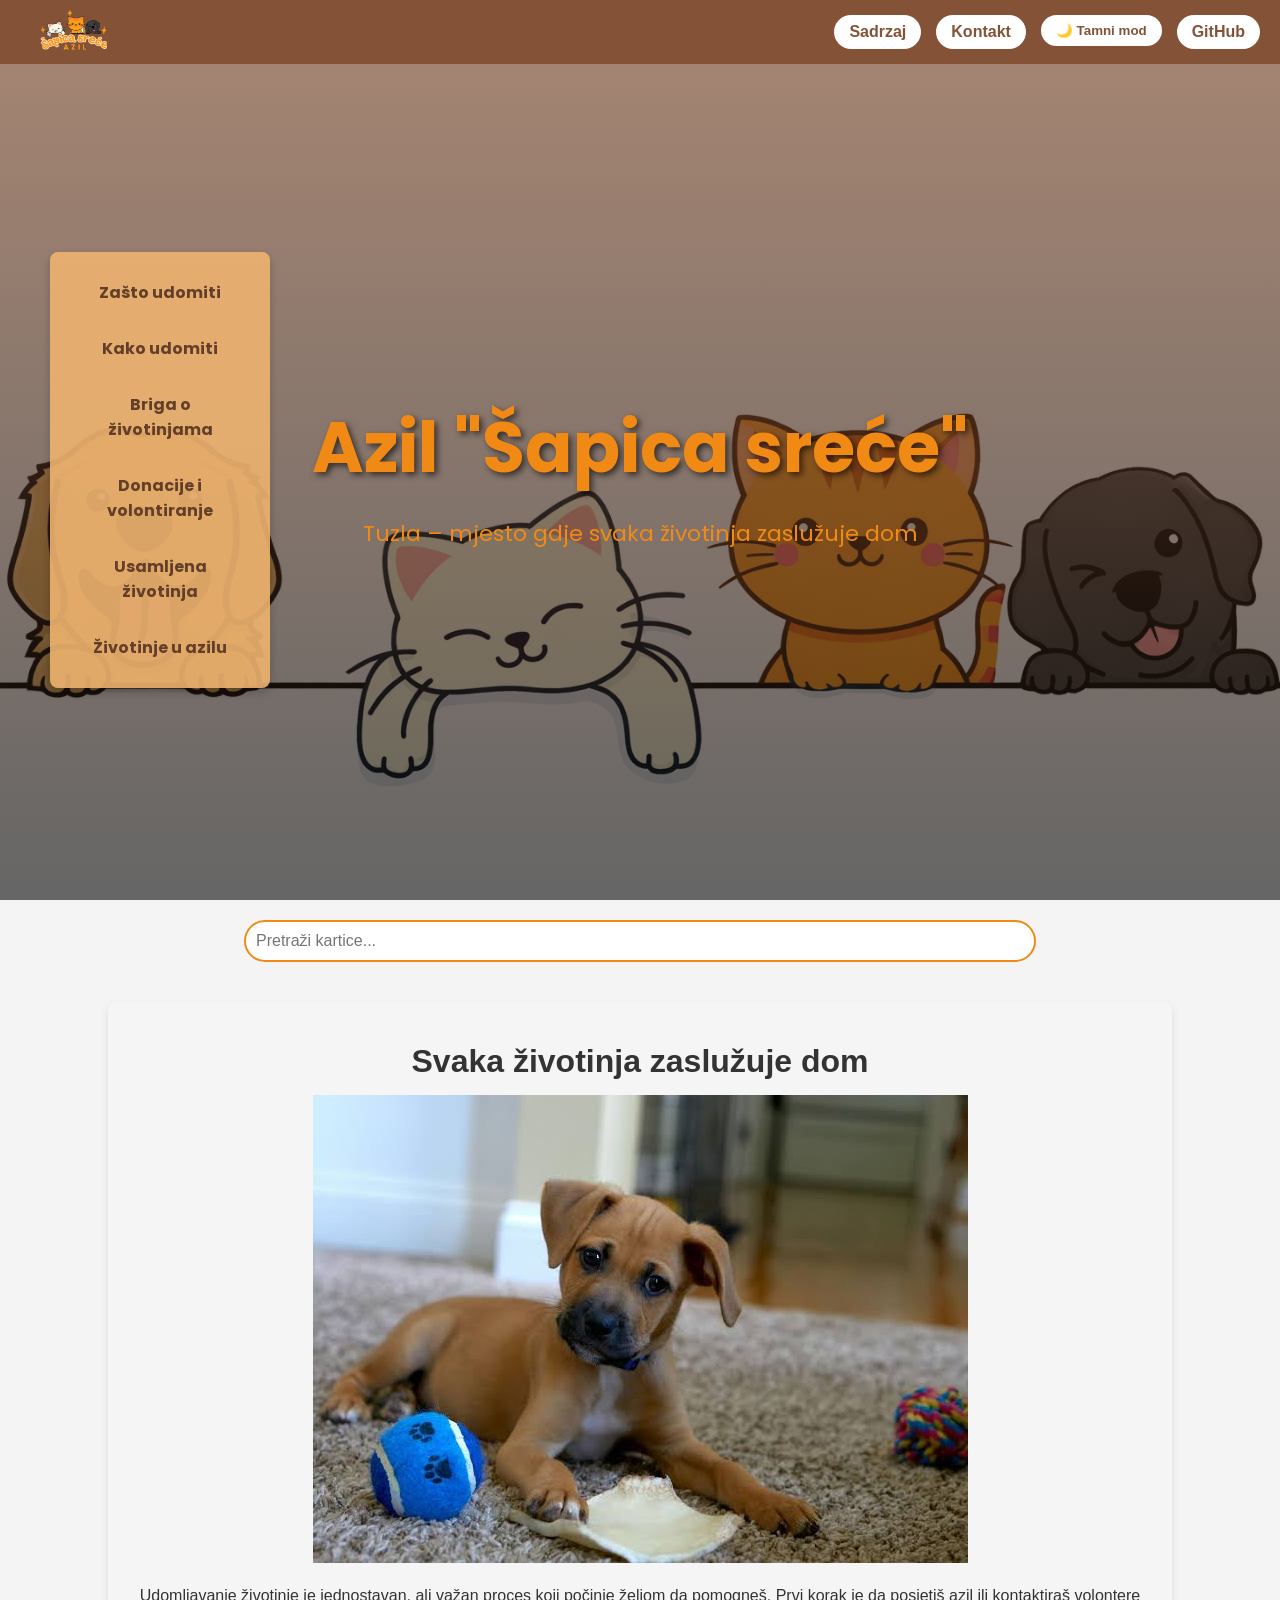
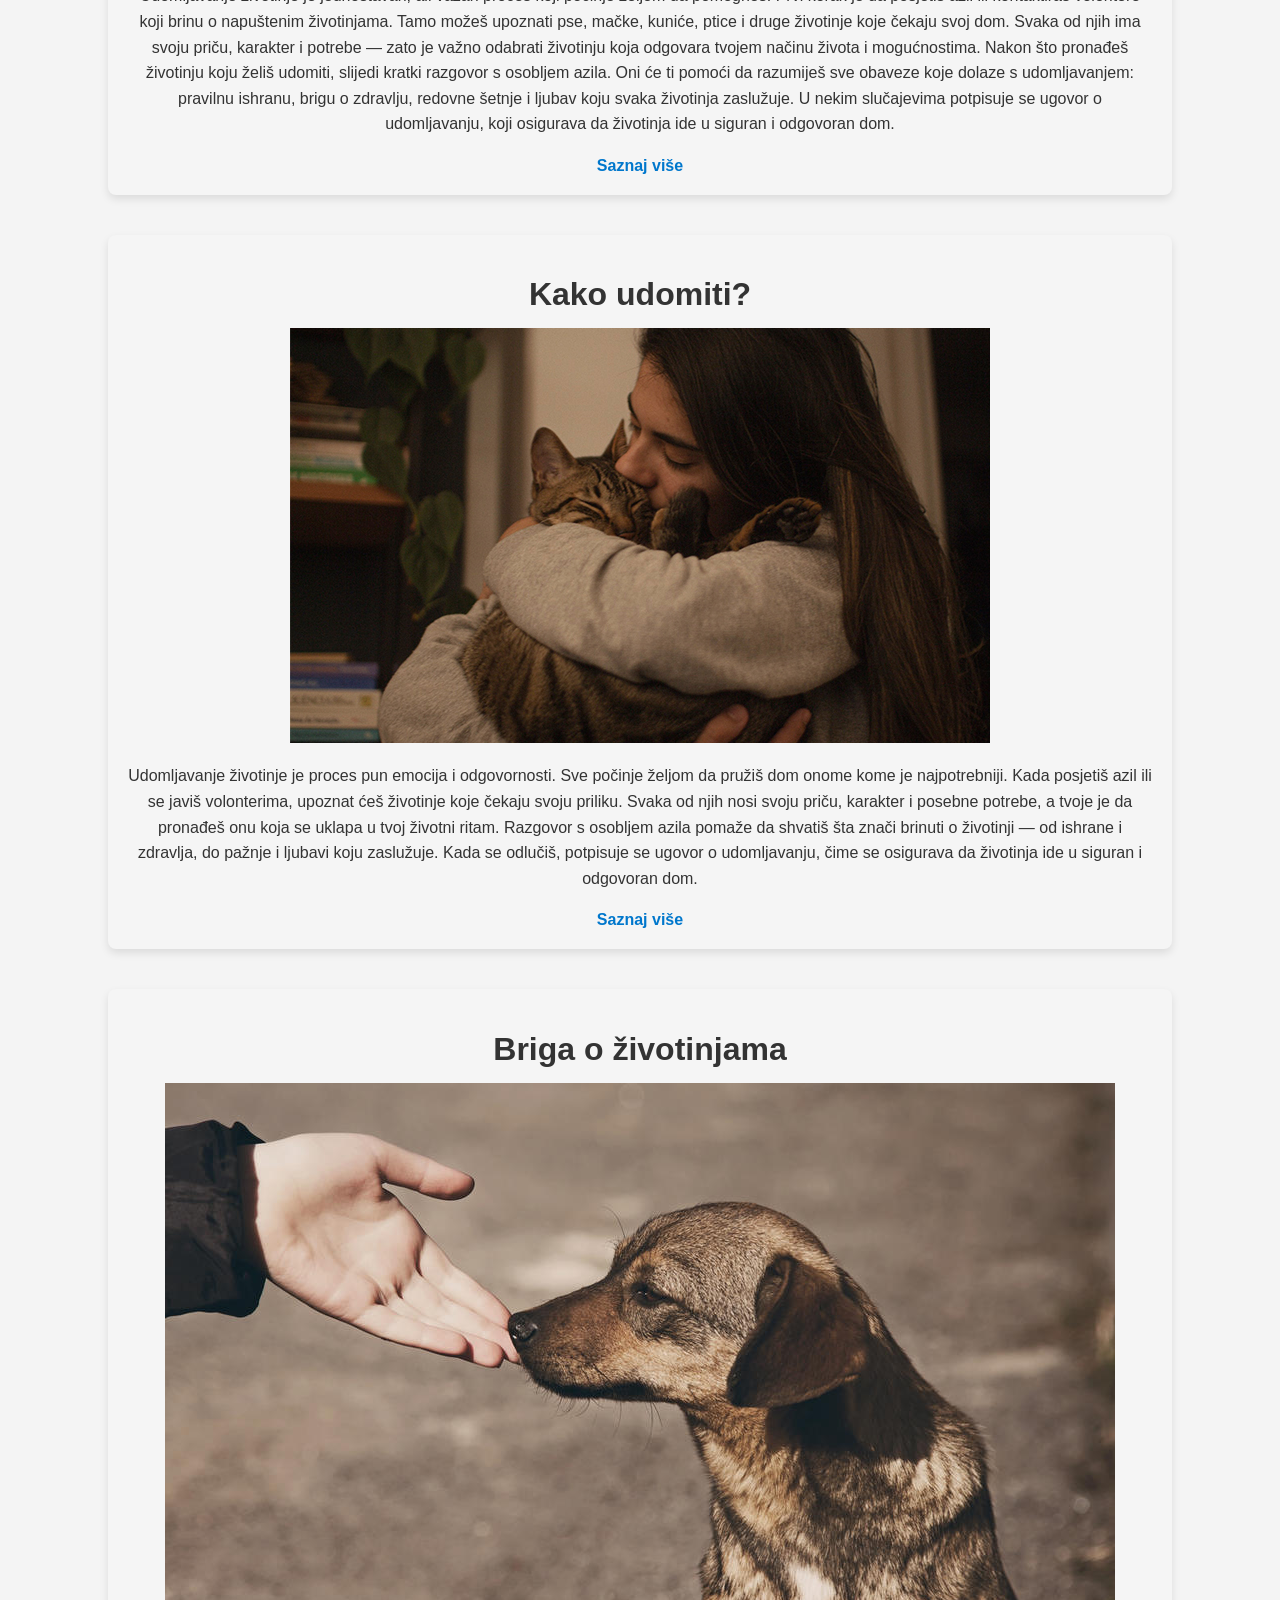
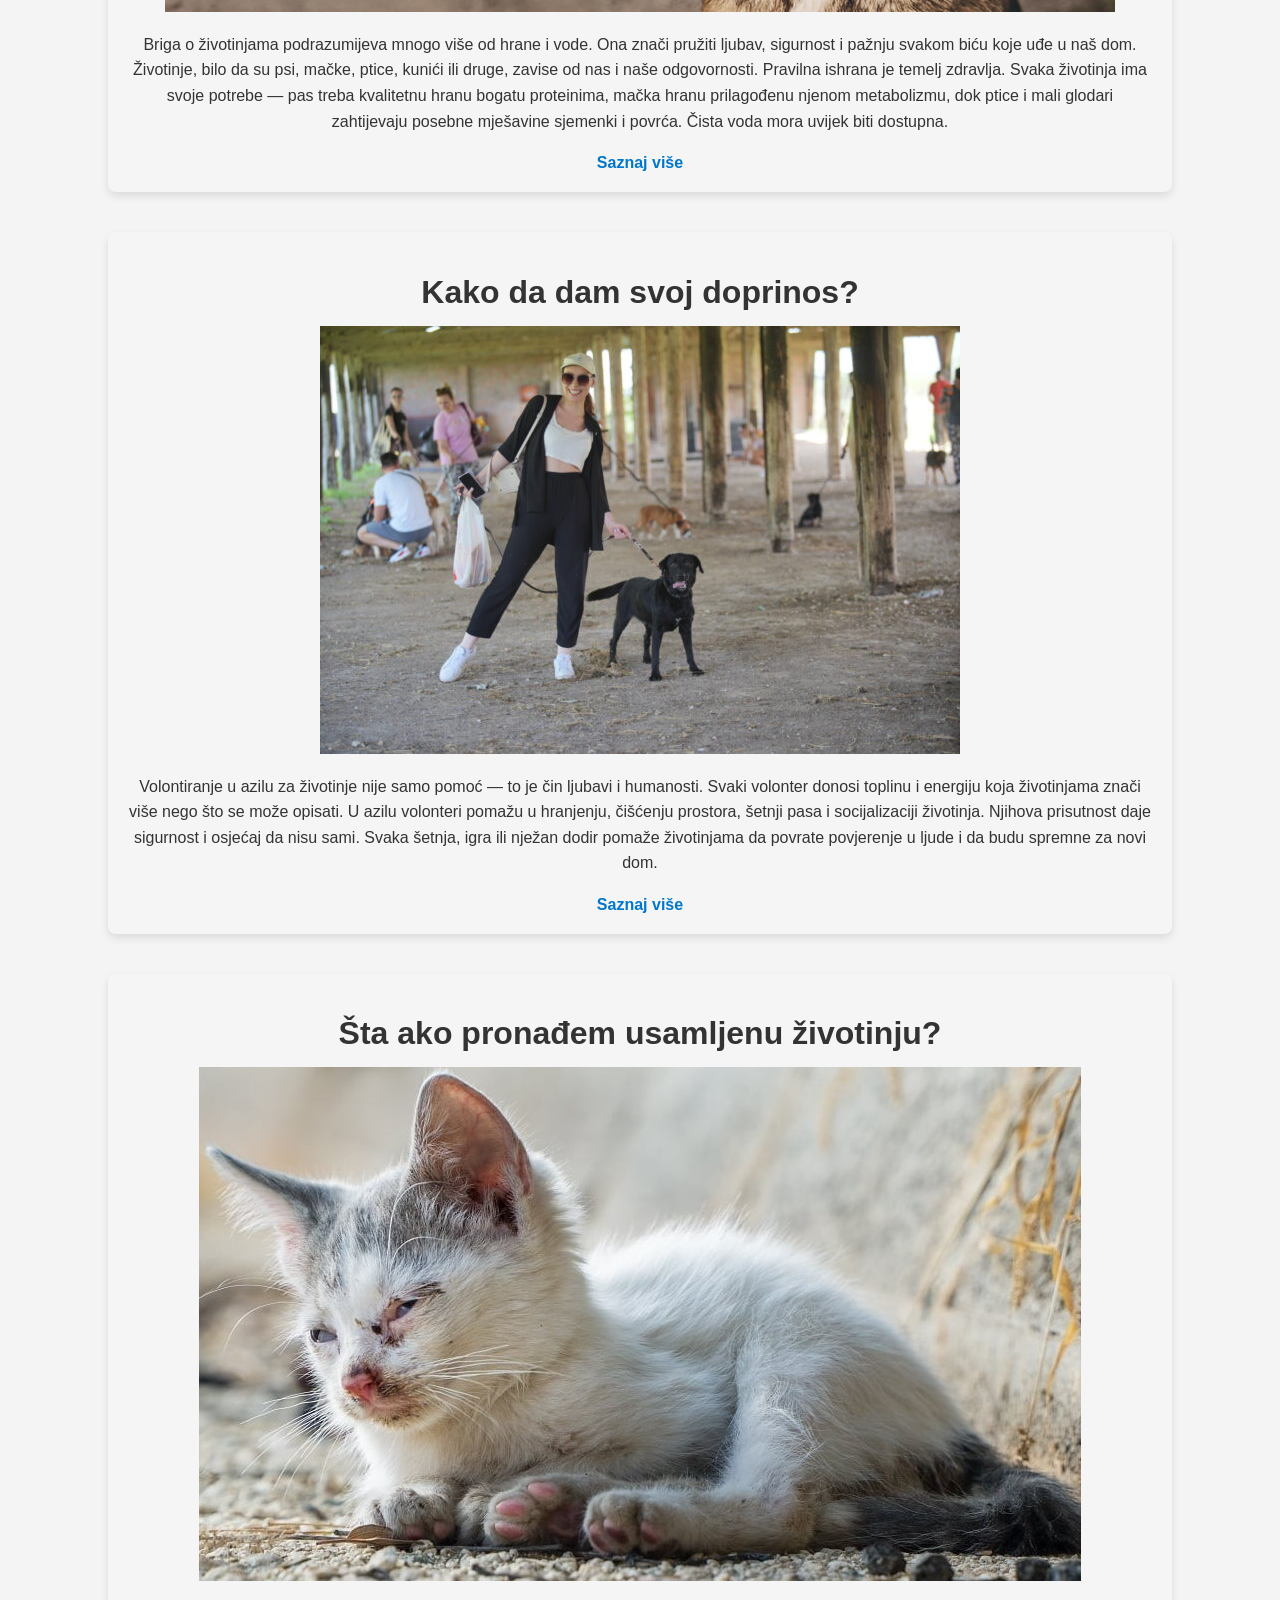
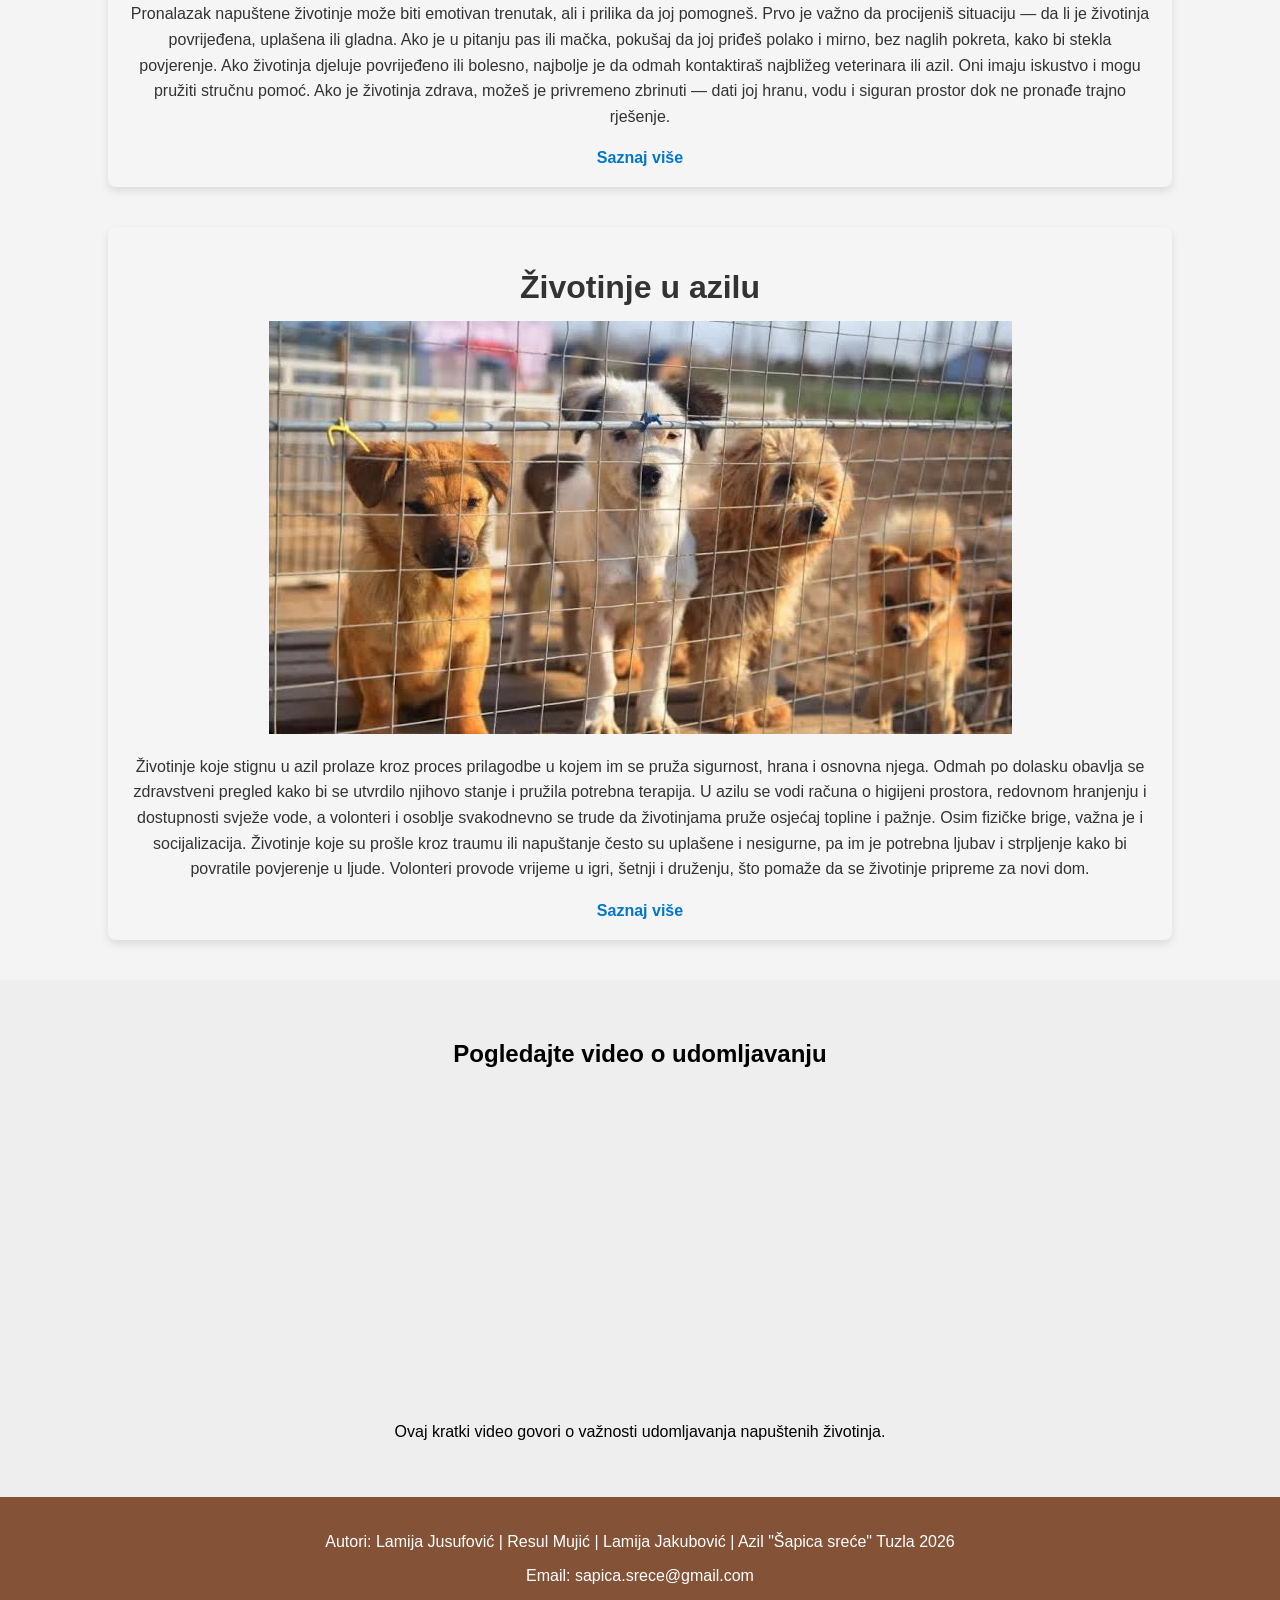
<file: index.html>
<!DOCTYPE html>
<html lang="bs">
<head>
  <link href="https://fonts.googleapis.com/css2?family=Great+Vibes&family=Poppins:wght@400;500&display=swap" rel="stylesheet">
  <meta charset="UTF-8">
  <meta name="viewport" content="width=device-width, initial-scale=1.0">

  <title>Azil "Šapica sreće" - Tuzla</title>
  <link rel="stylesheet" href="style.css">
</head>
<body>
  <!-- Glavni meni -->
 <nav class="menu-container">
        <a href="index.html" class="logo">
            <img 
                src="slike/logo3.png" 
                alt="Logo stranice"
            />
        </a>
        <ul>
            <li><a class="btn-tamni"href="sadrzaj.html">Sadrzaj</a></li>
            <li><a class="btn-tamni" href="kontakt.html">Kontakt</a></li>
            <li><button id="dark-mode-toggle" class="btn-tamni">🌙 Tamni mod</button></li>
            <li><a class="btn-tamni" href="https://github.com/lamijajusufovic/Grupa42-TPTP-2026" target="_blank">GitHub</a></li>
        </ul>
    </nav>

<div class="hero">
  <div class="hero-content">
    <!-- Pomoćni meni -->
    <div class="secondary-nav">
      <ul>
        <li><a href="#Udomljavanje">Zašto udomiti</a></li>
        <li><a href="#Kako">Kako udomiti</a></li>
        <li><a href="#Briga">Briga o životinjama</a></li>
        <li><a href="#Doprinos">Donacije i volontiranje</a></li>
        <li><a href="#Usamljena">Usamljena životinja</a></li>
        <li><a href="#Azil">Životinje u azilu</a></li>
      </ul>
    </div>

    <!-- Glavni naslov -->
    <div class="hero-text">
      <h1>Azil "Šapica sreće" </h1>
      <p>Tuzla – mjesto gdje svaka životinja zaslužuje dom</p>
    </div>
  </div>
</div>



  <!-- Kartice -->
   <div class="search-box">
  <input type="text" id="searchInput" placeholder="Pretraži kartice..." onkeyup="searchCards()">
</div>

   
  <div class="card" id="Udomljavanje">
    <h1>Svaka životinja zaslužuje dom</h1>
    <img src="slike/slika1.1.jpg" alt="Slika 1">
    <p>Udomljavanje životinje je jednostavan, ali važan proces koji počinje željom da pomogneš. Prvi korak je da posjetiš azil ili kontaktiraš volontere koji brinu o napuštenim životinjama. Tamo možeš upoznati pse, mačke, kuniće, ptice i druge životinje koje čekaju svoj dom. Svaka od njih ima svoju priču, karakter i potrebe — zato je važno odabrati životinju koja odgovara tvojem načinu života i mogućnostima.

Nakon što pronađeš životinju koju želiš udomiti, slijedi kratki razgovor s osobljem azila. Oni će ti pomoći da razumiješ sve obaveze koje dolaze s udomljavanjem: pravilnu ishranu, brigu o zdravlju, redovne šetnje i ljubav koju svaka životinja zaslužuje. U nekim slučajevima potpisuje se ugovor o udomljavanju, koji osigurava da životinja ide u siguran i odgovoran dom.</p>
    <a href="https://woofmat.com.hr/zasto-udomiti-kucnog-ljubimca/">Saznaj više</a>
  </div>

  <div class="card" id="Kako">
    <h1>Kako udomiti?</h1>
    <img src="slike/udomljavanje.jpg" alt="Slika 2">
    <p>Udomljavanje životinje je proces pun emocija i odgovornosti. Sve počinje željom da pružiš dom onome kome je najpotrebniji. Kada posjetiš azil ili se javiš volonterima, upoznat ćeš životinje koje čekaju svoju priliku. Svaka od njih nosi svoju priču, karakter i posebne potrebe, a tvoje je da pronađeš onu koja se uklapa u tvoj životni ritam.

Razgovor s osobljem azila pomaže da shvatiš šta znači brinuti o životinji — od ishrane i zdravlja, do pažnje i ljubavi koju zaslužuje. Kada se odlučiš, potpisuje se ugovor o udomljavanju, čime se osigurava da životinja ide u siguran i odgovoran dom.
</p>
    <a href="https://bs.bezzia.com/%C5%A1ta-treba-da-imate-na-umu-ako-%C4%87ete-udomiti-psa/">Saznaj više</a>
  </div>

  <div class="card" id="Briga">
    <h1>Briga o životinjama</h1>
    <img src="slike/briga.jpg" alt="Slika 3">
    <p>Briga o životinjama podrazumijeva mnogo više od hrane i vode. Ona znači pružiti ljubav, sigurnost i pažnju svakom biću koje uđe u naš dom. Životinje, bilo da su psi, mačke, ptice, kunići ili druge, zavise od nas i naše odgovornosti.

Pravilna ishrana je temelj zdravlja. Svaka životinja ima svoje potrebe — pas treba kvalitetnu hranu bogatu proteinima, mačka hranu prilagođenu njenom metabolizmu, dok ptice i mali glodari zahtijevaju posebne mješavine sjemenki i povrća. Čista voda mora uvijek biti dostupna.
</p>
    <a href="https://hr.postposmo.com/briga-o-%C5%BEivotinjama/">Saznaj više</a>
  </div>

  <div class="card" id="Doprinos">
    <h1>Kako da dam svoj doprinos?</h1>
    <img src="slike/volontiranje.jpg" alt="Slika 4">
    <p>Volontiranje u azilu za životinje nije samo pomoć — to je čin ljubavi i humanosti. Svaki volonter donosi toplinu i energiju koja životinjama znači više nego što se može opisati.

U azilu volonteri pomažu u hranjenju, čišćenju prostora, šetnji pasa i socijalizaciji životinja. Njihova prisutnost daje sigurnost i osjećaj da nisu sami. Svaka šetnja, igra ili nježan dodir pomaže životinjama da povrate povjerenje u ljude i da budu spremne za novi dom.
</p> 
    <a href="https://www.mreza-mira.net/vijesti/volonterski-angazman-i-internships/kako-volontiranjem-mozete-pomoci-psima-u-azilu/">Saznaj više</a>
  </div>

  <div class="card" id="Usamljena">
    <h1>Šta ako pronađem usamljenu životinju?</h1>
    <img src="slike/povrijedjena (1).jpg" alt="Slika 5">
    <p>Pronalazak napuštene životinje može biti emotivan trenutak, ali i prilika da joj pomogneš. Prvo je važno da procijeniš situaciju — da li je životinja povrijeđena, uplašena ili gladna. Ako je u pitanju pas ili mačka, pokušaj da joj priđeš polako i mirno, bez naglih pokreta, kako bi stekla povjerenje.

Ako životinja djeluje povrijeđeno ili bolesno, najbolje je da odmah kontaktiraš najbližeg veterinara ili azil. Oni imaju iskustvo i mogu pružiti stručnu pomoć. Ako je životinja zdrava, možeš je privremeno zbrinuti — dati joj hranu, vodu i siguran prostor dok ne pronađe trajno rješenje.
</p>
    <a href="https://www.prijatelji-zivotinja.hr/index.hr.php?id=2647">Saznaj više</a>
  </div>

  <div class="card" id="Azil">
    <h1>Životinje u azilu</h1>
    <img src="slike/slika4.jpeg" alt="Slika 6">
    <p>Životinje koje stignu u azil prolaze kroz proces prilagodbe u kojem im se pruža sigurnost, hrana i osnovna njega. Odmah po dolasku obavlja se zdravstveni pregled kako bi se utvrdilo njihovo stanje i pružila potrebna terapija. U azilu se vodi računa o higijeni prostora, redovnom hranjenju i dostupnosti svježe vode, a volonteri i osoblje svakodnevno se trude da životinjama pruže osjećaj topline i pažnje.

Osim fizičke brige, važna je i socijalizacija. Životinje koje su prošle kroz traumu ili napuštanje često su uplašene i nesigurne, pa im je potrebna ljubav i strpljenje kako bi povratile povjerenje u ljude. Volonteri provode vrijeme u igri, šetnji i druženju, što pomaže da se životinje pripreme za novi dom.
</p>
    <a href="https://www.animalhope.org.rs/kako-funkcionise-azil-za-napustene-zivotinje-svakodnevni-rad-iza-scene/">Saznaj više</a>
  </div>

  <!-- Embed YouTube video -->
 <div class="video-section">
  <h2>Pogledajte video o udomljavanju</h2>
  <iframe width="560" height="315" 
    src="https://www.youtube.com/embed/J0zComNo4_I"
    title="YouTube video player" frameborder="0" 
    allow="accelerometer; autoplay; clipboard-write; encrypted-media; gyroscope; picture-in-picture" 
    allowfullscreen>
  </iframe>
  <p>Ovaj kratki video govori o važnosti udomljavanja napuštenih životinja.</p>
</div>


  <!-- Podaci o autoru -->
  <footer>
    <p>Autori: Lamija Jusufović   |  Resul Mujić  |  Lamija Jakubović  |    Azil "Šapica sreće" Tuzla 2026</p>
    <p>Email: sapica.srece@gmail.com
    </p>
  </footer>
  <a href="#" onclick="window.scrollTo({top: 0, behavior: 'smooth'});" 
   class="back-to-top"></a>
 
<script>
  const backToTop = document.querySelector('.back-to-top');

  window.addEventListener('scroll', () => {
    if (window.scrollY > 100) { 
      backToTop.style.display = 'block'; // pojavi se kad skroluješ
    } else {
      backToTop.style.display = 'none';  // nestane kad si na vrhu
    }
  });
</script>

<script>
  const toggleButton = document.getElementById('dark-mode-toggle');

    toggleButton.addEventListener('click', () => {
        document.body.classList.toggle('dark');
        if (document.body.classList.contains('dark')) {
            toggleButton.innerHTML = "☀️ Svijetli mod";
        } else {
            toggleButton.innerHTML = "🌙 Tamni mod";
        }
    });
</script>
<script>
function searchCards() {
  const input = document.getElementById('searchInput').value.toLowerCase();
  const cards = document.querySelectorAll('.card');

  cards.forEach(card => {
    const text = card.innerText.toLowerCase();
    if (text.includes(input)) {
      card.style.display = "block";
    } else {
      card.style.display = "none";
    }
  });
}
</script>


</body>
</html>
</file>
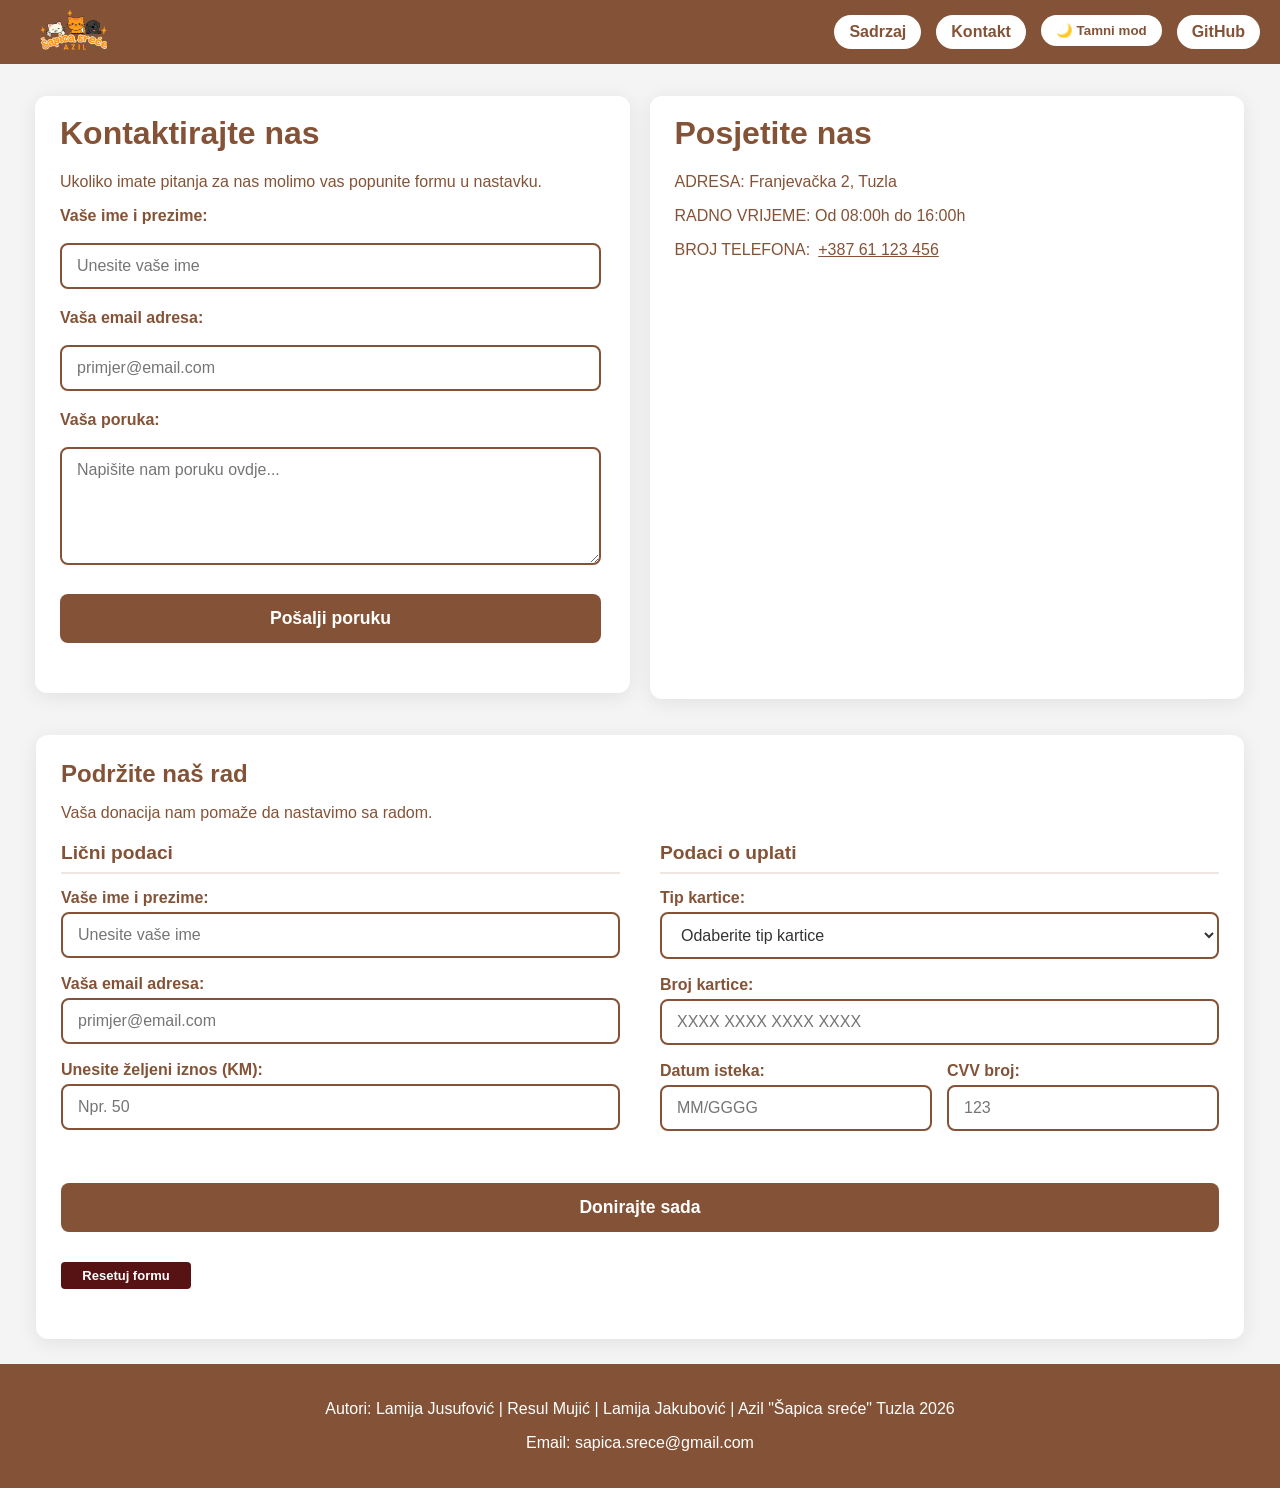
<file: kontakt.html>
<!DOCTYPE html>
<html>
<head>
    <meta charset="UTF-8">
    <title>Azil "Šapica sreće" - Tuzla</title>
    <meta name="viewport" content="width=device-width, initial-scale=1.0">
    <link rel="stylesheet" href="style.css">


    
</head>

<body>
    <!-- Navigacija -->
    <nav class="menu-container">

        <a href="index.html" class="logo">
            <img 
                src="slike/logo3.png" 
                alt="Logo stranice"
            />
        </a>
        <ul>
            <li><a class="btn-tamni"href="sadrzaj.html">Sadrzaj</a></li>
            <li><a class="btn-tamni" href="kontakt.html">Kontakt</a></li>
            <li><button id="dark-mode-toggle" class="btn-tamni">🌙 Tamni mod</button></li>
            <li><a class="btn-tamni" href="https://github.com/lamijajusufovic/Grupa42-TPTP-2026" target="_blank">GitHub</a></li>
        </ul>
    </nav>

    <div class="kontakt-mapa">
        <div class="kontakt-box">
            <h1 class="kontakt-naslov">Kontaktirajte nas</h1>
            <p class="kontakt-podnaslov">Ukoliko imate pitanja za nas molimo vas popunite formu u nastavku.</p>
            
            <div class="forma-kontejner">
                <form id="kontaktForma" action="#" method="POST">
                    
                    <div class="unos-polje">
                        <label for="ime">Vaše ime i prezime:</label><br>
                        <input type="text" id="ime" name="ime" placeholder="Unesite vaše ime" required>
                    </div>
                    <br>

                    <div class="unos-polje">
                        <label for="email">Vaša email adresa:</label><br>
                        <input type="email" id="email" name="email" placeholder="primjer@email.com" required>
                    </div>
                    <br>

                    <div class="unos-polje">
                        <label for="poruka">Vaša poruka:</label><br>
                        <textarea id="poruka" name="poruka" rows="5" placeholder="Napišite nam poruku ovdje..." required></textarea>
                    </div>
                    <br>

                    <button type="submit" class="dugme-posalji">Pošalji poruku</button>
                </form>

                <div id="porukaUspjeha" class="kontakt-poruka" >
                    Hvala vam! Vaša poruka je uspješno poslana. Javit ćemo vam se ubrzo. 🐾
                </div>
            </div>
        </div>

        <script src="skripta.js"></script>
        
        <div class="mapa-box">
            <h1 class="kontakt-naslov">Posjetite nas</h1>
            <p class="kontakt-podnaslov">ADRESA: Franjevačka 2, Tuzla</p>
            <p class="kontakt-podnaslov">RADNO VRIJEME: Od 08:00h do 16:00h</p>
            <div class="telefon-red">
                <span>BROJ TELEFONA:</span>
                <a href="tel:+38761123456">+387 61 123 456</a>
            </div>
            
            <div class="mapa-kontejner">
                <iframe 
                    src="https://www.google.com/maps/embed?pb=!1m18!1m12!1m3!1d2843.894953051688!2d18.671561075006395!3d44.53778339477354!2m3!1f0!2f0!3f0!3m2!1i1024!2i768!4f13.1!3m3!1m2!1s0x475ead228316a251%3A0x2165318fba877f3d!2sFranjeva%C4%8Dka%202%2C%20Tuzla%20Grad%2075000!5e0!3m2!1shr!2sba!4v1778794745160!5m2!1shr!2sba" 
                    width="600" 
                    height="390" 
                    style="border:0;" 
                    allowfullscreen="" 
                    loading="lazy" 
                    referrerpolicy="no-referrer-when-downgrade">
                </iframe>
            </div>
        </div>

    </div>

    <div class="form-donacije">
        <div class="donacija-box">
    <h2 class="kontakt-naslov">Podržite naš rad</h2>
    <p class="kontakt-podnaslov">Vaša donacija nam pomaže da nastavimo sa radom.</p>
    
    <div class="forma-donacije">
        <form id="donacijaForma" action="#" method="POST">
            
            <div class="donacija-kolone">
                
                <div class="donacija-lijeva">
                    <h3 class="podnaslov-forme">Lični podaci</h3>
                    
                    <div class="unos-polje">
                        <label for="ime-donacije">Vaše ime i prezime:</label>
                        <input type="text" id="ime-donacije" name="ime" placeholder="Unesite vaše ime" required>
                    </div>

                    <div class="unos-polje">
                        <label for="email-donacije">Vaša email adresa:</label>
                        <input type="email" id="email-donacije" name="email" placeholder="primjer@email.com" required>
                    </div>

                    <div class="unos-polje">
                        <label for="iznos">Unesite željeni iznos (KM):</label>
                        <input type="number" id="iznos" name="iznos" placeholder="Npr. 50" required min="1">
                    </div>
                </div>

                <div class="donacija-desna">
                    <h3 class="podnaslov-forme">Podaci o uplati</h3>
                    
                    <div class="unos-polje">
                        <label for="tip-kartice">Tip kartice:</label>
                        <select id="tip-kartice" name="tip_kartice" required>
                            <option value="" disabled selected>Odaberite tip kartice</option>
                            <option value="visa">Visa</option>
                            <option value="mastercard">Mastercard</option>
                            <option value="maestro">Maestro</option>
                        </select>
                    </div>

                    <div class="unos-polje">
                        <label for="broj-kartice">Broj kartice:</label>
                        <input type="number" id="broj-kartice" name="broj_kartice" placeholder="XXXX XXXX XXXX XXXX" required maxlength="16">
                        <div id="greskaKartica" style="color: red; font-size: 12px; display: none; margin-top: 5px;">Broj kartice mora imati tačno 16 cifara!</div>
                    </div>

                    <div class="kartica-detalji">
                        <div class="unos-polje polje-pola">
                            <label for="istek">Datum isteka:</label>
                            <input type="text" id="istek" name="istek" placeholder="MM/GGGG" required maxlength="7">
                            <div id="greskaDatum" style="color: red; font-size: 12px; display: none; margin-top: 5px;">Format mora biti MM/GGGG (Mjesec 01-12)!</div>
                        </div>
                        <div class="unos-polje polje-pola">
                            <label for="cvv">CVV broj:</label>
                            <input type="text" id="cvv" name="cvv" placeholder="123" required maxlength="3">
                            <div id="greskaCvv" style="color: red; font-size: 12px; display: none; margin-top: 5px;">CVV mora imati 3 cifre!</div>
        
                        </div>
                    </div>
                </div>
                
             </div> 
             <button type="submit" class="dugme-posalji dugme-doniraj-novo">Donirajte sada</button>
            <button type="reset" id="resetujDonaciju" class="dugme-posalji dugme-reset">Resetuj formu</button>
        </form>
        
        <div id="porukaUspjehaDonacija" class="kontakt-poruka">
            Hvala vam! Vaša donacija nam mnogo znači. 🐾
        </div>
    </div>

</div>
<div>
<footer>
    <p>Autori: Lamija Jusufović   |  Resul Mujić  |  Lamija Jakubović  |    Azil "Šapica sreće" Tuzla 2026</p>
    <p>Email: sapica.srece@gmail.com
    </p>
</footer>
</div>


   
<script>
    const toggleButton = document.getElementById('dark-mode-toggle');

    toggleButton.addEventListener('click', () => {
        document.body.classList.toggle('dark');
        if (document.body.classList.contains('dark')) {
            toggleButton.innerHTML = "☀️ Svijetli mod";
        } else {
            toggleButton.innerHTML = "🌙 Tamni mod";
        }
    });

    
    const poljeKartica = document.getElementById('broj-kartice');
    const poljeIstek = document.getElementById('istek');
    const poljeCvv = document.getElementById('cvv');
    const donacijaForma = document.getElementById('donacijaForma');

    
    poljeKartica.addEventListener('input', samoBrojevi);
    poljeCvv.addEventListener('input', samoBrojevi);
    
    // Automatsko dodavanje kose crte za datum (MM/GGGG)
    poljeIstek.addEventListener('input', formatirajDatum);

    function samoBrojevi(e) {
        this.value = this.value.replace(/[^0-9]/g, '');
    }

    function formatirajDatum(e) {
        let unos = this.value.replace(/[^0-9]/g, '');
        if (unos.length > 2) {
            this.value = unos.substring(0, 2) + '/' + unos.substring(2, 6);
        } else {
            this.value = unos;
        }
    }

    
    donacijaForma.addEventListener('submit', function(event) {
        document.getElementById('greskaKartica').style.display = 'none';
        document.getElementById('greskaDatum').style.display = 'none';
        document.getElementById('greskaCvv').style.display = 'none';

        let formaValidna = true;

       
        if (poljeKartica.value.length !== 16) {
            document.getElementById('greskaKartica').style.display = 'block';
            formaValidna = false;
        }

        //  Provjera datuma isteka (MM/GGGG) - Mjesec ne može preko 12
        let datumRegex = /^(0[1-9]|1[0-2])\/[0-9]{4}$/;
        if (!datumRegex.test(poljeIstek.value)) {
            document.getElementById('greskaDatum').style.display = 'block';
            formaValidna = false;
        }

        if (poljeCvv.value.length !== 3) {
            document.getElementById('greskaCvv').style.display = 'block';
            formaValidna = false;
        }

        
        if (!formaValidna) {
            event.preventDefault(); 
        } else {
           
            event.preventDefault(); 
            document.getElementById('porukaUspjehaDonacija').style.display = 'block';
        }
    });



    </script>
    <a href="#" onclick="window.scrollTo({top: 0, behavior: 'smooth'});" 
   class="back-to-top"></a>
    <script>
  const backToTop = document.querySelector('.back-to-top');

  window.addEventListener('scroll', () => {
    if (window.scrollY > 100) { 
      backToTop.style.display = 'block'; // pojavi se kad skroluješ
    } else {
      backToTop.style.display = 'none';  // nestane kad si na vrhu
    }
  });
</script>

</body>
</html>
</file>
<file: style.css>
/* Reset */
body, html {
  margin: 0;
  padding: 0;
  font-family: Arial, sans-serif;
  box-sizing: border-box;
}

/* Hero sekcija */

.hero {
  background: linear-gradient(rgba(132, 83, 55, 0.7), rgba(0,0,0,0.6)),
              url("slike/pozadina2.png") no-repeat center center;
  background-size: cover;   /* ovo osigurava da slika bude responzivna */
  height: 100vh;
  display: flex;
  align-items: center;
  justify-content: center;
  color: #fff;
  text-align: center;
  font-family: 'Poppins', sans-serif;
}


.hero-text h1 {
  font-size: 70px;
  color: #f18a15;
  margin-bottom: 15px;
  text-shadow: 3px 3px 6px rgba(0,0,0,0.6);
}

.hero-text p {
  font-size: 22px;
  color: #f18a15;
  max-width: 600px;
  margin: 0 auto;
  line-height: 1.6;
}

/* Glavni meni */
.menu-container {
  margin: 0 auto;       
  display: flex;
  align-items: center;
  justify-content: space-between;
  background-color: #845337; 
  padding: 10px 20px;
  position: fixed;   
  top: 0;           
  left: 0;
  right: 0;
  width: 100%;      
  z-index: 1000;    
  font-family: Arial, sans-serif; /* ispravljeno */
}

.logo img {
  width: 50pt;          
  padding: 0px 20px;
}

nav ul {
  list-style-type: none; 
  margin: 0;
  padding: 0;
  display: flex; 
}

nav ul li a {
  display: inline-block;
  color: #fff; 
  text-decoration: none; 
  padding: 0px 30px;
}

nav ul li a:hover {
  background-color: #fff; 
  color: #845337; 
}

/* Pomoćni meni */
.secondary-nav {
  position: absolute;       
  top: 50%;
  left: 30px;
  transform: translateY(-50%);
  background-color: rgba(238, 179, 111, 0.9);
  padding: 20px;
  margin: 20px;
  width: 180px;
  border-radius: 8px;
  box-shadow: 0 4px 8px rgba(0,0,0,0.2);
}

.secondary-nav ul {
  list-style: none;
  display: flex;
  flex-direction: column;   /* default vertikalno */
  gap: 15px;
  padding: 0;
  margin: 0;
}

.secondary-nav a {
  text-decoration: none;
  color: #633f29;
  font-weight: bold;
  display: block;
  padding: 8px;
  border-radius: 4px;
  transition: background-color 0.3s;
}

.secondary-nav a:hover {
  background-color: #633f29;
  color: #fff;
}

/* Tableti */

/* Mobiteli */

@media (max-width: 480px) {
    html, body {
        width: 100% !important;
        max-width: 100% !important;
        overflow-x: hidden !important;
        margin: 0 !important;
        padding: 0 !important;
    }
    /* Glavni meni - slažemo ga vertikalno i centriramo */
    .menu-container {
        flex-direction: column !important;   
        align-items: center !important;
        justify-content: center !important;
        padding: 10px 0 !important; 
        width: 100% !important;
        max-width: 100% !important;
        left: 0 !important;
        right: 0 !important;
        box-sizing: border-box !important;
    }
    
    .logo img {
        width: 40pt; 
        padding: 0 5px;
        margin-bottom: 5px;        /* Malo razmaka prije linkova */
    }

    nav ul {
        justify-content: center;   /* Centriramo linkove vodoravno */
        flex-wrap: wrap;           /* Ako nema mjesta, idu u novi red, neće pobjeći lijevo */
        width: 100%;
        padding: 0;
    }

    nav ul li a {
        padding: 5px 8px;          /* Malo više vertikalnog prostora za klik prstom */
        font-size: 0.9rem; 
    }

    /* Pomoćni meni - fiksiran na vrhu, centriran */
    .secondary-nav {
        position: -webkit-sticky;
        position: sticky;
        top: 115px;                /* Fiksira ga TAČNO ispod glavnog menija unutar koordinata ekrana */
        margin: 0 auto 15px auto;
        width: 100%;
        max-width: 100%;
        left: 0;
        right: 0;
        border-radius: 0;          /* Ide od ivice do ivice ekrana */
        box-sizing: border-box;
    }

    .secondary-nav ul {
        display: flex !important;
        flex-direction: row !important; 
        flex-wrap: wrap;
        justify-content: center;   /* Centriramo stavke unutar pomoćnog menija */
        gap: 10px;
        padding: 0;
    }

    .secondary-nav a {
        display: inline-block;
        padding: 6px 12px;
    }

    /* Ostatak sadržaja se spušta da ga fiksni meniji ne prekriju */
    .container {
        margin-top: 180px !important; /* Dovoljno prostora za oba menija na vrhu */
    }

    .hero {
        padding-top: 180px;
        box-sizing: border-box;
    }

    .hero-text h1 {
        font-size: 26px;
    }

    .hero-text p {
        font-size: 14px;
    }

    #searchInput {
        width: 90%;
        font-size: 14px;
    }
}

@media (max-width: 768px) {
    html, body {
        width: 100% !important;
        max-width: 100% !important;
        overflow-x: hidden !important;
        margin: 0 !important;
        padding: 0 !important;
    }
    /* Glavni meni - slažemo ga vertikalno i centriramo */
    .menu-container {
        flex-direction: column !important;   
        align-items: center !important;
        justify-content: center !important;
        padding: 10px 0 !important; 
        width: 100% !important;
        max-width: 100% !important;
        left: 0 !important;
        right: 0 !important;
        box-sizing: border-box !important;
    }
    
    .logo img {
        width: 40pt; 
        padding: 0 5px;
        margin-bottom: 5px;        /* Malo razmaka prije linkova */
    }

    nav ul {
        justify-content: center;   /* Centriramo linkove vodoravno */
        flex-wrap: wrap;           /* Ako nema mjesta, idu u novi red, neće pobjeći lijevo */
        width: 100%;
        padding: 0;
    }

    nav ul li a {
        padding: 5px 8px;          /* Malo više vertikalnog prostora za klik prstom */
        font-size: 0.9rem; 
    }

    /* Pomoćni meni - fiksiran na vrhu, centriran */
    .secondary-nav {
        position: -webkit-sticky;
        position: sticky;
        top: 115px;                /* Fiksira ga TAČNO ispod glavnog menija unutar koordinata ekrana */
        margin: 0 auto 15px auto;
        width: 100%;
        max-width: 100%;
        left: 0;
        right: 0;
        border-radius: 0;          /* Ide od ivice do ivice ekrana */
        box-sizing: border-box;
    }

    .secondary-nav ul {
        display: flex !important;
        flex-direction: row !important; 
        flex-wrap: wrap;
        justify-content: center;   /* Centriramo stavke unutar pomoćnog menija */
        gap: 10px;
        padding: 0;
    }

    .secondary-nav a {
        display: inline-block;
        padding: 6px 12px;
    }

    /* Ostatak sadržaja se spušta da ga fiksni meniji ne prekriju */
    .container {
        margin-top: 180px !important; /* Dovoljno prostora za oba menija na vrhu */
    }

    .hero {
        padding-top: 180px;
        box-sizing: border-box;
    }

    .hero-text h1 {
        font-size: 26px;
    }

    .hero-text p {
        font-size: 14px;
    }

    #searchInput {
        width: 90%;
        font-size: 14px;
    }
}

/* Search box */
.search-box {
  text-align: center;
  margin: 20px 0;
}

#searchInput {
  width: 60%;
  padding: 10px;
  border: 2px solid #f18a15;
  border-radius: 25px;
  font-size: 16px;
}



/* Kartice */

.card {
  width: 80%;
  margin: 40px auto;
  padding: 20px;
  background-color: #f5f5f5;
  color: #333;
  text-align: center;
  border-radius: 8px;
  box-shadow: 0 4px 8px rgba(0,0,0,0.1);
}

.card img {
  max-width: 100%;
  height: auto;
  display: block;
  margin: 0 auto 20px;
}

.card h1 {
  margin-bottom: 15px;
}

.card p {
  margin-bottom: 20px;
  line-height: 1.6;
}

.card a {
  text-decoration: none;
  color: #0077cc;
  font-weight: bold;
}

.card a:hover {
  color: #005599;
}

/* Video sekcija */
.video-section {
  text-align: center;
  padding: 40px;
  background-color: #eee;
}

body.dark .video-section {
  text-align: center;
  padding: 40px;
  background-color:#121212 ;
}

.video-section h2 {
  margin-bottom: 20px;
}

/* Footer */
footer {
  text-align: center;
  padding: 20px;
  background-color: #845337;
  color: #fff;
}
.back-to-top-container {
  text-align: center; 
  margin-top: 40px;
}
/* copilot mi je pomogao oko ubacivanja slike */
.back-to-top {
  display: none; 
  width: 80px;
  height: 80px;
  background-image: url("slike/sapica.png");
  background-size: cover;
  position: fixed;
  bottom: 20px;
  left: 50%;
  transform: translateX(-50%);
  cursor: pointer;
}


.back-to-top:hover {
  transform: translateX(-50%) scale(1.1); 
  color: #ffffff; 
}






/* SADRZAJ */


.menu-container {
    margin: 0 auto;       
    display: flex;
    align-items: center;
    justify-content: space-between;
    background-color: #845337; 
    padding: 10px 20px;
    position: fixed;   
    top: 0;           
    left: 0;
    right: 0;
    width: 100%;      
    z-index: 1000;    
}

.logo img {
    width: 50pt;          
    padding: 0px 20px;
}

nav ul {
    list-style-type: none; 
    margin: 0;
    padding: 0;
    display: flex; 
}

nav ul li {
    margin: 0;
}

nav ul li a {
    display: inline-block;
    color: rgb(255, 255, 255); 
    text-decoration: none; 
    padding: 0px 30px; /* razmak oko teksta */
}

nav ul li a:hover {
    background-color: #ffffff; 
    color: #845337; 
}

body {
    margin: 0;
    font-family: Arial, sans-serif;
    background-color: #ffffff;
}

/* HEADER */
.header {
    background-color: #ffffff;
    padding: 15px 20px;
    display: flex;
    justify-content: space-between;
    align-items: center;
    color: 845337;
}

.header h1 {
    margin: 0;
    font-size: 20px;
}

.buttons {
    display: flex;
    gap: 10px;
}

.btn {
    width: 50px;
    height: 15px;
    background-color: #ffffff;
    border-radius: 10px;
}

/* GLAVNI BLOK */
.container {
    width: 85%;
    margin: 20px auto;
    background-color: #f2e6df;
    padding: 20px;
    border-radius: 10px;
    margin-top: 92px;
}

/* VELIKO POLJE (TABELA) */
.table-box {
    background-color: #f4e6de;
    padding: 20px;
    border-radius: 10px;

}

/* TABELA */
table {
    width: 100%;
    border-collapse: collapse;
    background: white;
    border-radius: 10px;
    overflow: hidden;
}

th, td {
    padding: 12px;
    border: 1px solid #ccc;
    text-align: center;
}

th {
    background-color: #845337;
    color: white;
}

/* GALERIJA */
.gallery {
    display: grid;
    grid-template-columns: repeat(3, 1fr);
    gap: 20px;
}

.gallery img {
    width: 100%;
    height: 200px;
    object-fit: cover;
    border-radius: 15px;
    transition: 0.3s;
}

.gallery img:hover {
    transform: scale(1.05);
}
.top-box{
    background:#f0b99a;
    border-radius:10px;
    padding:20px;
    display:flex;
    justify-content:space-around;
    align-items:center;
    flex-wrap:wrap;
}
.parrot {
    object-fit: cover;
    object-position: top;
}
/* OVALI */

.animal{
    text-align:center;
}

.circle{
    width:110px;
    height:110px;
    border-radius:50%;
    overflow:hidden;
    border:4px solid white;
    transition:0.3s;
}

.circle:hover{
    transform:scale(1.08);
}

.circle img{
    width:100%;
    height:100%;
    object-fit:cover;
}

.animal p{
    margin-top:8px;
    font-weight:bold;
    color:#444;
}
.bottom-box{
    margin-top:20px;
    background:#f2e6df;
    border-radius:10px;
    padding:20px;
}

/* LISTA */

details{
    background:#ffffff;
    margin-bottom:10px;
    padding:10px;
    border-radius:8px;
}

summary{
    cursor:pointer;
    font-weight:bold;
    font-size:17px;
}

ul{
    margin-top:10px;
}

.link-pocetak li{
    align-items: center;
}
.footer{
    width:85%;
    margin:20px auto;
    display:flex;
    justify-content:center;
    align-items:center;
}

.back-top{
    background:#f0b99a;
    padding:12px 30px;
    border-radius:25px;

    text-decoration:none;
    color:#5f5f5f;

    font-weight:bold;
    font-size:18px;

    border:2px solid white;

    box-shadow:0 2px 5px rgba(0,0,0,0.15);

    transition:0.3s;
}

.back-top:hover{
    transform:scale(1.05);
    background:#c5c5c5;
}
body {
    font-family: Arial, sans-serif;
    margin: 0;
    background: #f4f4f4;
    color: #000;
    transition: 0.3s;
}

body.dark {
    background: #121212;
    color: #fff;
}

body.dark .card {
    background: #1e1e1e;
    color: #fff;
}

body.dark .card p {
    color: #ccc;
}
.btn {
    margin: 15px;
    padding: 10px 15px;
    border: none;
    cursor: pointer;
    border-radius: 8px;
}
body {
    font-family: Arial, sans-serif;
    margin: 0;
    background: #f4f4f4;
    color: #000;
    transition: 0.3s ease;
}

.btn-tamni {
    background-color: #ffffff;
    color: #845337;
    border: none;
    padding: 8px 15px;
    border-radius: 20px;
    cursor: pointer;
    font-weight: bold;
    font-family: Arial, sans-serif;
    margin-left: 15px;
    transition: 0.3s;
}
.btn-tamni:hover {
    background-color: #f2e6df;
}

body.dark {
    background: #121212 !important;
    color: #ffffff !important;
}

body.dark .menu-container {
    background-color: #1a1a1a !important;
}

body.dark nav ul li a {
    color: #ffffff !important;
}

body.dark nav ul li a:hover {
    background-color: #333333 !important;
    color: #ffffff !important;
}

body.dark .btn-tamni {
    background-color: #333333;
    color: #ffffff;
    border: 1px solid #555555;
}

body.dark .btn-tamni:hover {
    background-color: #444444;
}

body.dark .container,
body.dark .table-box,
body.dark .bottom-box {
    background-color: #1e1e1e !important;
    color: #ffffff !important;
}

body.dark .top-box {
    background: #2a2a2a !important;
}

body.dark .animal p {
    color: #ffffff !important;
}

body.dark .circle {
    border-color: #444444 !important;
}

body.dark table {
    background: #242424 !important;
}

body.dark th {
    background-color: #333333 !important;
    color: #ffffff !important;
}

body.dark td {
    border: 1px solid #444444 !important;
    color: #ffffff !important;
}

body.dark .card {
    background: #242424 !important;
    color: #ffffff !important;
}

body.dark .card h3,
body.dark .card p {
    color: #ffffff !important;
}

body.dark details {
    background: #242424 !important;
    color: #ffffff !important;
}

body.dark summary {
    color: #ffffff !important;
}

body.dark ul li {
    color: #e0e0e0 !important;
}

body.dark .back-top {
    background: #2a2a2a !important;
    color: #ffffff !important;
    border: 2px solid #444444 !important;
}

body.dark .back-top:hover {
    background: #444444 !important;
}





/*KONTAKT*/



.menu-container {
    margin: 0 auto;       
    display: flex;
    align-items: center;
    justify-content: space-between;
    background-color: #845337; 
    padding: 10px 20px;
    position: fixed;   
    top: 0;           
    left: 0;
    right: 0;
    width: 100%;      
    z-index: 1000;    
    font-family: Arial, sans-serif;
    box-sizing: border-box; 
}

.logo img {
    width: 50pt;          
    padding: 0px 20px;
}

nav ul {
    list-style-type: none; 
    margin: 0;
    padding: 0;
    display: flex; 
}

nav ul li {
    margin: 0;
}

nav ul li a {
    display: inline-block;
    color: rgb(255, 255, 255); 
    text-decoration: none; 
    padding: 0px 30px; 
}

nav ul li a:hover {
    background-color: #ffffff; 
    color: #845337; 
}

.kontakt-box {
    max-width: 50vw;
    margin-top: 96px; 
    margin-left: 10px;
    flex: 1; 
    min-width: 300px;
    padding-top: 3px;
    padding-left: 25px;
    border-radius: 12px;
    background-color: #fff;
    box-shadow: 0 4px 20px rgba(0,0,0,0.08);
    padding-bottom: 25px;
    box-sizing: border-box;
}

.kontakt-naslov {
    margin-top: 16px;
    color: #845337;
    display: flex;
    align-items: center;
    justify-content: space-between;
    font-family: Arial, sans-serif;
}

.kontakt-podnaslov {
    margin-top: 16px;
    color: #845337;
    display: flex;
    align-items: center;
    justify-content: space-between;
    font-family: Arial, sans-serif;
}

.forma-kontejner {
    max-width: 50vw;
    background: #fff;
}

.unos-polje {
    margin-bottom: 2px;
}

.forma-kontejner label {
    display: block;
    margin-bottom: 0px;
    font-weight: 600;
    color: #845337;
    font-family: Arial, sans-serif;
}

.forma-kontejner input[type="text"],
.forma-kontejner input[type="email"],
.forma-kontejner textarea {
    width: 95%;
    padding: 12px 15px;
    border: 2px solid #845337;
    border-radius: 8px;
    font-size: 1rem;
    transition: all 0.3s ease;
    outline: none;
    box-sizing: border-box;
    align-items: center;
    font-family: Arial, sans-serif;
}

.kontakt-poruka {
    display: none; 
    color: #28a745; 
    font-weight: bold;
    padding-bottom: 25px;
}

.dugme-posalji {
    width: 95%;
    margin-bottom: 25px;
    background-color: #845337; 
    color: white;
    padding: 14px;
    border: none;
    border-radius: 8px;
    font-size: 1.1rem;
    font-weight: bold;
    cursor: pointer;
    transition: background-color 0.3s, transform 0.2s;
    margin-top: 5px;
}

.kontakt-mapa {
    display: flex;
    gap: 20px;
    flex-wrap: wrap; 
    align-items: flex-start;
    padding-left: 25px;
    box-sizing: border-box;
}

.mapa-kontejner {
    flex: 1;
    min-width: 300px;
    margin-top: 25px;
    margin-right: 25px;
}


.mapa-kontejner iframe {
    width: 100%;
    display: flex;
    align-items: center;
    justify-content: space-between;
    padding-bottom: 25px;
}

.mapa-box {
    max-width: 50vw;
    margin-top: 96px; 
    margin-right: 36px;
    flex: 1; 
    min-width: 350px;
    padding-top: 3px;
    padding-left: 25px;
    border-radius: 12px;
    background-color: #fff;
    box-shadow: 0 4px 20px rgba(0,0,0,0.08);
    box-sizing: border-box;
}

.mapa-box a {
    color: #845337;
    display: flex;
    align-items: center;
    justify-content: space-between;
}

.mapa-box a:hover {
    color: #cea48c;
}

.telefon-red {
    display: flex;
    align-items: center; 
    margin-top: 16px;
}

.telefon-red span {
    color: #845337;
    margin-right: 8px; 
    font-family: Arial, sans-serif;
}

.donacija-box {
    max-width: 95vw; 
    margin-top: 36px; 
    margin-right: 36px;
    margin-left: 36px;
    min-width: 350px;
    padding-top: 15px; 
    padding-left: 25px;
    padding-right: 25px;
    padding-bottom: 25px; 
    border-radius: 12px; 
    background-color: #fff;
    box-shadow: 0 4px 20px rgba(0,0,0,0.08); 
    box-sizing: border-box;
    margin-bottom: 25px;
}

.donacija-box h2 {
    color: #845337;
    margin-bottom: 10px;
    margin-top: 10px;
}

.donacija-box p {
    color: #845337;
    margin-bottom: 20px;
}

.forma-donacije {
    width: 100%;
    font-family: Arial, sans-serif;
    background-color: transparent; 
}

.forma-donacije label {
    display: block;
    margin-bottom: 5px;
    font-weight: 600;
    color: #845337;
}

.forma-donacije input[type="text"],
.forma-donacije input[type="email"],
.forma-donacije input[type="number"] {
    width: 95%; 
    padding: 12px 15px; 
    border: 2px solid #845337;
    border-radius: 8px; 
    font-size: 1rem;
    transition: all 0.3s ease;
    outline: none;
    box-sizing: border-box;
    margin-bottom: 15px; 
    color: #333;
}

.forma-donacije input:focus {
    background-color: #fafafa;
}

.dugme-doniraj {
    width: 95%; 
    padding: 14px; 
    background-color: #845337;
    color: #ffffff;
    border: none;
    border-radius: 8px; 
    font-size: 1.1rem; 
    font-weight: bold;
    cursor: pointer;
    transition: background-color 0.3s;
    margin-top: 10px;
}

.dugme-doniraj:hover {
    background-color: #6a422c; 
}

.donacija-kolone {
    display: flex;
    gap: 40px; 
    margin-bottom: 20px;
}

.donacija-lijeva, 
.donacija-desna {
    flex: 1;
}

.podnaslov-forme {
    color: #845337;
    margin-top: 0;
    margin-bottom: 15px;
    font-size: 1.2rem;
    border-bottom: 2px solid #f0e6e1; 
    padding-bottom: 8px;
}

.forma-donacije select {
    width: 100%;
    padding: 12px 15px;
    border: 2px solid #845337;
    border-radius: 8px;
    font-size: 1rem;
    transition: all 0.3s ease;
    outline: none;
    box-sizing: border-box;
    color: #333;
    background-color: #fff;
    margin-bottom: 15px;
    cursor: pointer;
}


.donacija-kolone input[type="text"],
.donacija-kolone input[type="email"],
.donacija-kolone input[type="number"],
.donacija-kolone select {
    width: 100% !important;
}

.kartica-detalji {
    display: flex;
    gap: 15px; 
}

.polje-pola {
    flex: 1; 
}

.dugme-doniraj-novo {
    width: 100%;
    margin-top: 15px;
}



@media (max-width: 768px) {
    
    .menu-container {
        padding: 10px 5px; 
    }
    
    .logo img {
        width: 40pt; 
        padding: 0 5px;
    }

    nav ul li a {
        padding: 0px 8px; 
        font-size: 0.9rem; 
    }

    
    
    .kontakt-box, 
    .mapa-box, 
    .donacija-box,
    .forma-kontejner  {
        max-width: 100%;
        min-width: 100%;
        margin-left: 0;
        margin-right: 0;
        padding-left: 15px;
        padding-right: 15px;
        box-sizing: border-box;
    }

    
    .kontakt-box {
        margin-top: 128px; 
        margin-bottom: 20px;
    }

    .mapa-box {
        margin-top: 0; 
        margin-bottom: 20px;
    }

    .donacija-box {
        margin-top: 0; 
        margin-bottom: 20px;
    }

    
    .kontakt-mapa,
    .donacija-kolone,
    .kartica-detalji {
        display: flex;
        flex-direction: column; 
        gap: 15px; 
        padding-left: 0;

    }

    .mapa-kontejner {
        margin: 0;
        width: 100%;
    }

    
    .forma-kontejner input[type="text"],
    .forma-kontejner input[type="email"],
    .forma-kontejner textarea,
    .dugme-posalji,
    .forma-donacije input[type="text"],
    .forma-donacije input[type="email"],
    .forma-donacije input[type="number"],
    .forma-donacije select,
    .dugme-doniraj {
        width: 100% !important;
    }
}

.btn-tamni {
    background-color: #ffffff;
    color: #845337;
    border: none;
    padding: 8px 15px;
    border-radius: 20px;
    cursor: pointer;
    font-weight: bold;
    font-family: Arial, sans-serif;
    margin-left: 15px;
    transition: 0.3s;
}
.btn-tamni:hover {
    background-color: #f2e6df;
}

body.dark {
    background: #121212 !important;
    color: #ffffff !important;
}

body.dark .menu-container {
    background-color: #1a1a1a !important;
}

body.dark nav ul li a {
    color: #ffffff !important;
}

body.dark nav ul li a:hover {
    background-color: #333333 !important;
    color: #ffffff !important;
}

body.dark .btn-tamni {
    background-color: #333333;
    color: #ffffff;
    border: 1px solid #555555;
}

body.dark .btn-tamni:hover {
    background-color: #444444;
}

body.dark .container,
body.dark .table-box,
body.dark .bottom-box {
    background-color: #1e1e1e !important;
    color: #ffffff !important;
}

body.dark .mapa-box,
body.dark .kontakt-box,
body.dark .donacija-box,
body.dark .forma-kontejner,
body.dark .unos-polje{
    background: #2a2a2a !important;
}



body.dark details {
    background: #242424 !important;
    color: #ffffff !important;
}

body.dark summary {
    color: #ffffff !important;
}

body.dark ul li {
    color: #e0e0e0 !important;
}

body.dark .back-top {
    background: #2a2a2a !important;
    color: #ffffff !important;
    border: 2px solid #444444 !important;
}

body.dark .back-top:hover {
    background: #444444 !important;
}

  .dugme-reset {
    width: 130px;            
    padding: 6px 0;         
    font-size: 13px;         
    background: #571313;   
    color: white;
    border: none;
    border-radius: 4px;     
    cursor: pointer;
}



body.dark .forma-kontejner input[type="text"],
body.dark .forma-kontejner input[type="email"],
body.dark .forma-kontejner textarea,
body.dark .forma-donacije input[type="text"],
body.dark .forma-donacije input[type="email"],
body.dark .forma-donacije input[type="number"],
body.dark .forma-donacije select {
    background-color: #1a1a1a !important; 
    color: #ffffff !important;            
    border: 2px solid #444444 !important; 
}


body.dark input::placeholder, 
body.dark textarea::placeholder {
    color: #aaaaaa !important;            
}
</file>
